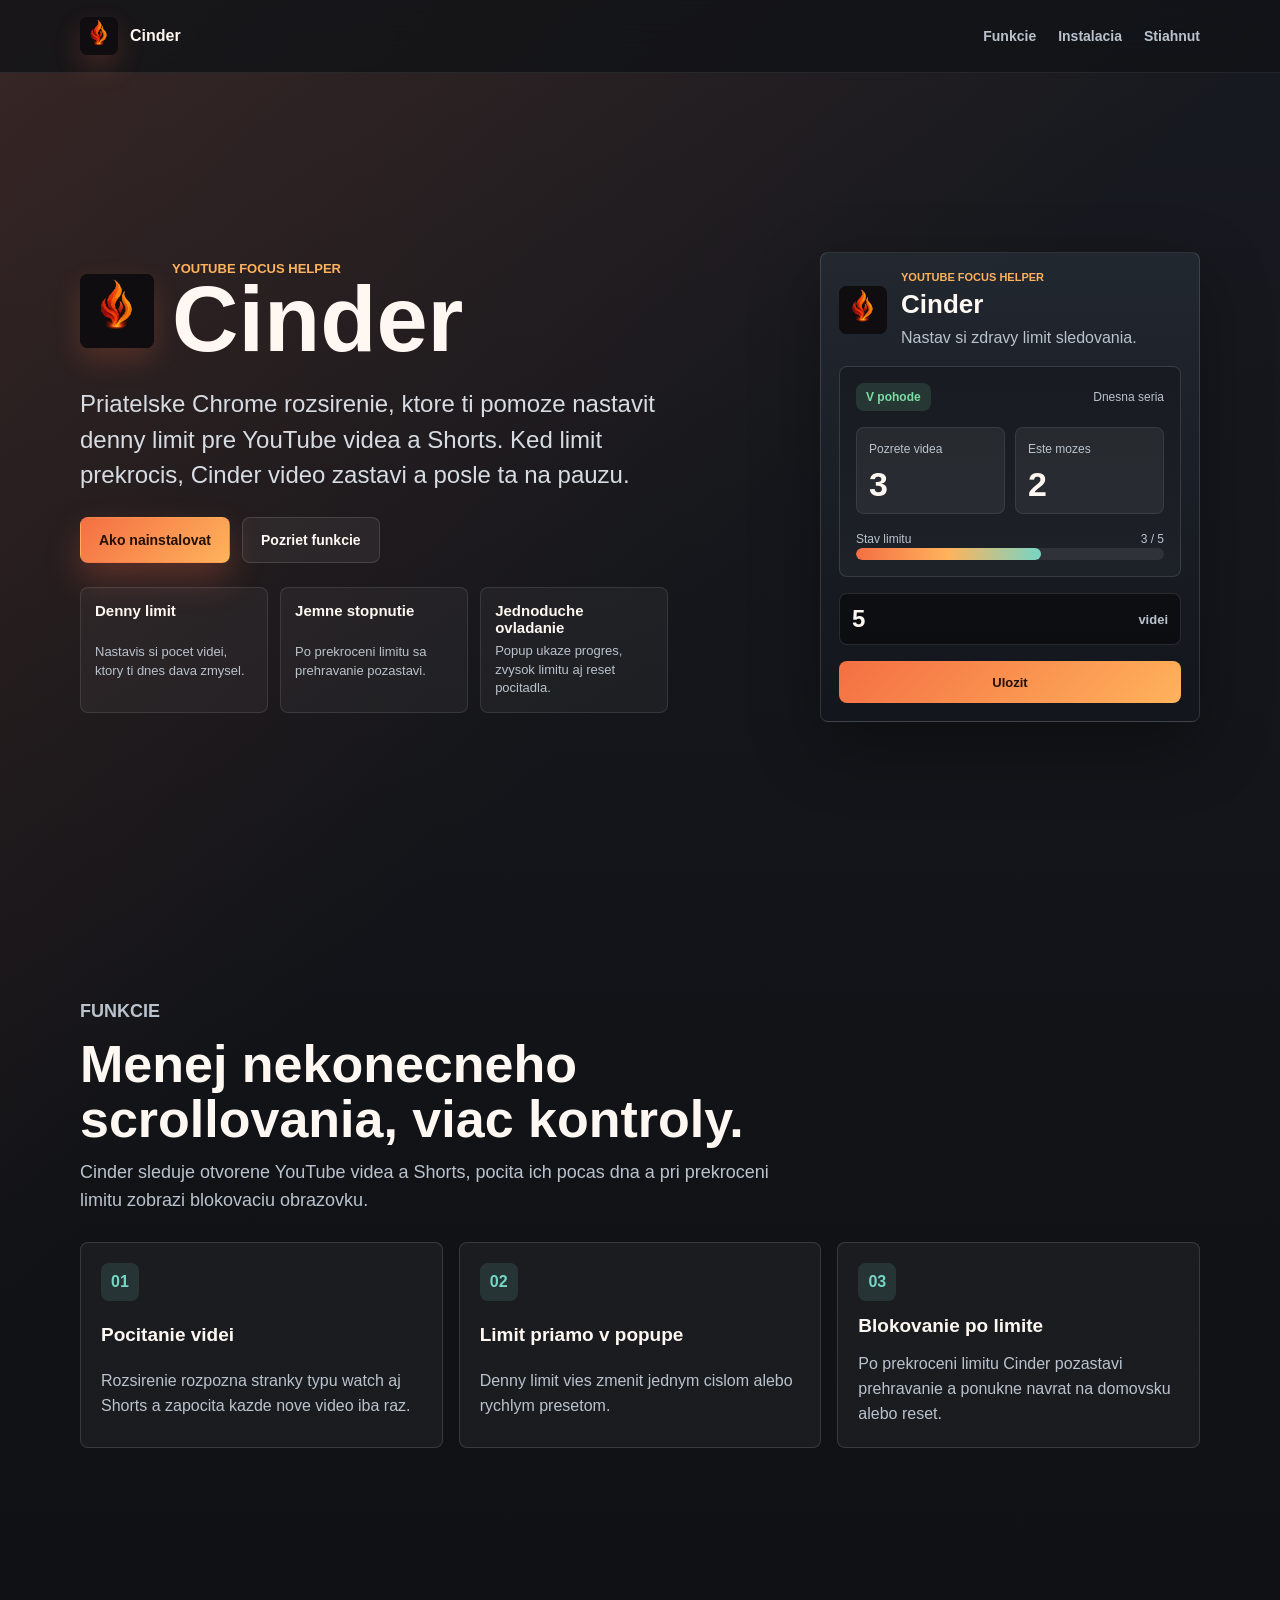
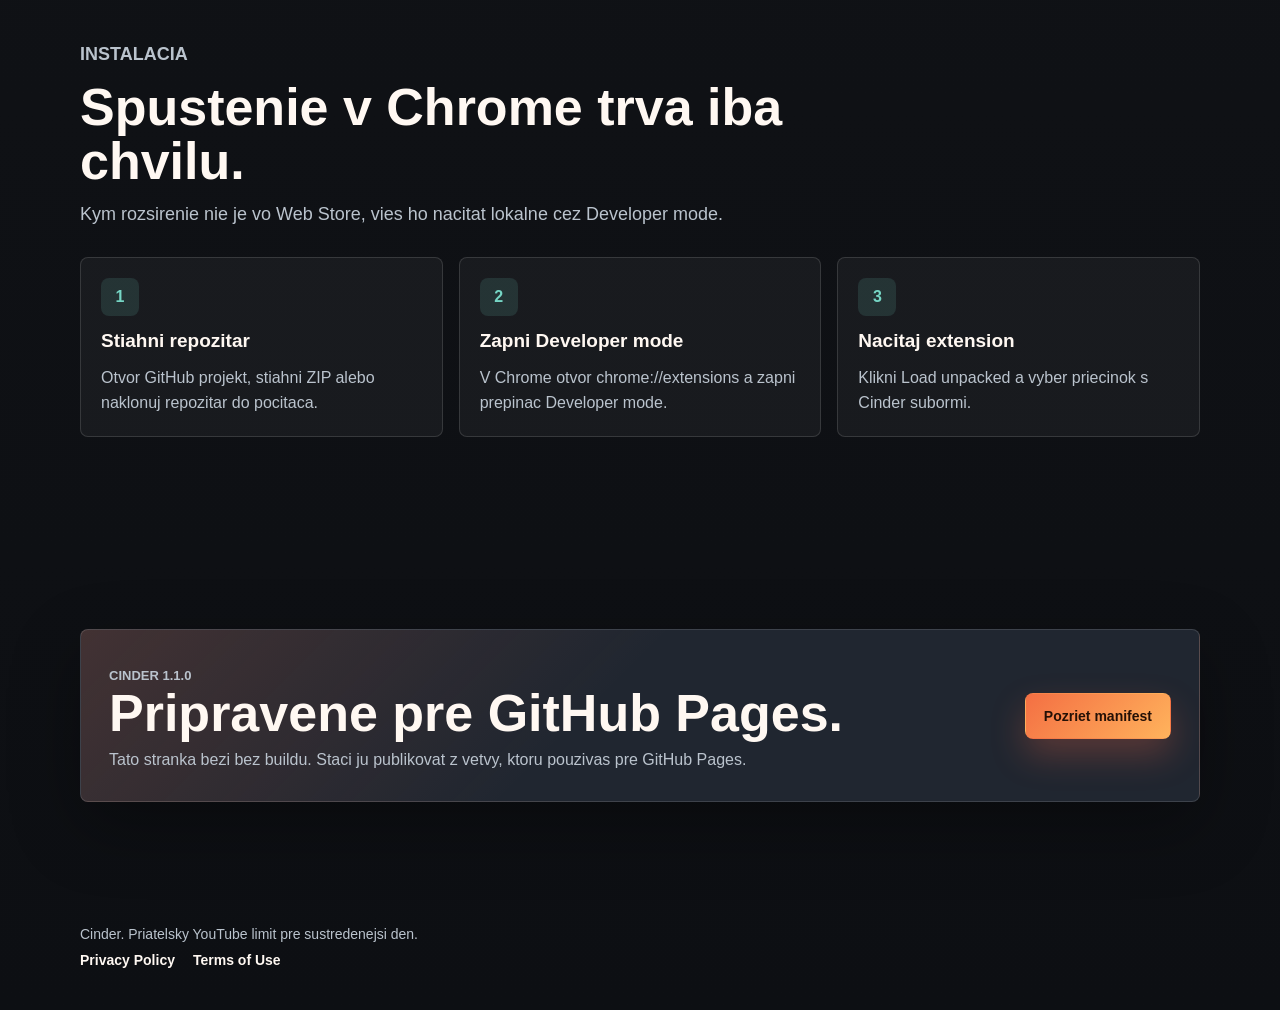
<file: index.html>
<!DOCTYPE html>
<html lang="sk">

<head>
    <meta charset="UTF-8">
    <meta name="viewport" content="width=device-width, initial-scale=1.0">
    <meta name="description"
        content="Cinder je priatelske Chrome rozsirenie, ktore pomaha nastavit denny limit sledovania YouTube videi a Shorts.">
    <title>Cinder | YouTube focus helper</title>
    <link rel="icon" type="image/svg+xml" href="logo.svg">
    <style>
        :root {
            color-scheme: dark;
            --bg: #101216;
            --bg-soft: #171b21;
            --panel: rgba(27, 31, 38, 0.9);
            --panel-strong: #202630;
            --line: rgba(255, 255, 255, 0.13);
            --text: #fff8f2;
            --muted: #bac3cd;
            --accent: #f46f43;
            --accent-strong: #ffb35c;
            --accent-cool: #76d6c5;
            --success: #7bdca4;
            --shadow: 0 24px 70px rgba(0, 0, 0, 0.32);
            font-family: Inter, "Segoe UI", Roboto, Arial, sans-serif;
        }

        * {
            box-sizing: border-box;
        }

        html {
            scroll-behavior: smooth;
        }

        body {
            margin: 0;
            min-width: 320px;
            background:
                linear-gradient(135deg, rgba(244, 111, 67, 0.15), transparent 34%),
                linear-gradient(180deg, #171a20 0%, var(--bg) 48%, #0d0f13 100%);
            color: var(--text);
        }

        a {
            color: inherit;
            text-decoration: none;
        }

        img {
            display: block;
            max-width: 100%;
        }

        .site-shell {
            overflow: hidden;
        }

        .site-header {
            position: sticky;
            top: 0;
            z-index: 10;
            border-bottom: 1px solid rgba(255, 255, 255, 0.08);
            background: rgba(16, 18, 22, 0.78);
            backdrop-filter: blur(16px);
        }

        .nav {
            display: flex;
            align-items: center;
            justify-content: space-between;
            gap: 20px;
            width: min(1120px, calc(100% - 32px));
            min-height: 72px;
            margin: 0 auto;
        }

        .brand {
            display: inline-flex;
            align-items: center;
            gap: 12px;
            font-weight: 800;
        }

        .brand-mark,
        .hero-mark {
            display: grid;
            place-items: center;
            overflow: hidden;
            border-radius: 8px;
            background: #0f0d0f;
            box-shadow: 0 12px 28px rgba(244, 111, 67, 0.2);
        }

        .brand-mark {
            width: 38px;
            height: 38px;
        }

        .nav-links {
            display: flex;
            align-items: center;
            gap: 22px;
            color: var(--muted);
            font-size: 14px;
            font-weight: 700;
        }

        .nav-links a:hover {
            color: var(--text);
        }

        .button {
            display: inline-flex;
            align-items: center;
            justify-content: center;
            gap: 10px;
            min-height: 46px;
            padding: 0 18px;
            border: 1px solid transparent;
            border-radius: 8px;
            font-size: 14px;
            font-weight: 800;
            transition: transform 150ms ease, border-color 150ms ease, background-color 150ms ease;
        }

        .button:hover {
            transform: translateY(-1px);
        }

        .button-primary {
            background: linear-gradient(135deg, var(--accent), var(--accent-strong));
            color: #241006;
            box-shadow: 0 16px 34px rgba(255, 107, 74, 0.26);
        }

        .button-secondary {
            border-color: var(--line);
            background: rgba(255, 255, 255, 0.055);
            color: var(--text);
        }

        .hero {
            display: grid;
            grid-template-columns: minmax(0, 1.02fr) minmax(320px, 0.78fr);
            gap: clamp(32px, 7vw, 82px);
            align-items: center;
            width: min(1120px, calc(100% - 32px));
            min-height: calc(100vh - 72px);
            margin: 0 auto;
            padding: clamp(42px, 8vw, 88px) 0;
        }

        .hero-copy {
            display: grid;
            gap: 24px;
        }

        .hero-title-row {
            display: flex;
            align-items: center;
            gap: 18px;
        }

        .hero-mark {
            width: 74px;
            height: 74px;
            flex: 0 0 74px;
        }

        .eyebrow {
            margin: 0;
            color: var(--accent-strong);
            font-size: 13px;
            font-weight: 800;
            text-transform: uppercase;
        }

        h1,
        h2,
        h3,
        p {
            margin: 0;
        }

        h1 {
            font-size: clamp(48px, 8vw, 92px);
            line-height: 0.94;
            letter-spacing: 0;
        }

        .hero-lead {
            max-width: 690px;
            color: #d6dce2;
            font-size: clamp(18px, 2.1vw, 24px);
            line-height: 1.48;
        }

        .hero-actions {
            display: flex;
            flex-wrap: wrap;
            gap: 12px;
        }

        .hero-points {
            display: grid;
            grid-template-columns: repeat(3, minmax(0, 1fr));
            gap: 12px;
            max-width: 740px;
        }

        .point {
            display: grid;
            gap: 6px;
            min-height: 92px;
            padding: 14px;
            border: 1px solid rgba(255, 255, 255, 0.1);
            border-radius: 8px;
            background: rgba(255, 255, 255, 0.045);
        }

        .point strong {
            font-size: 15px;
        }

        .point span {
            color: var(--muted);
            font-size: 13px;
            line-height: 1.45;
        }

        .product-preview {
            position: relative;
            display: grid;
            gap: 18px;
        }

        .phone-frame {
            display: grid;
            gap: 16px;
            width: min(100%, 380px);
            margin-left: auto;
            padding: 18px;
            border: 1px solid var(--line);
            border-radius: 8px;
            background: linear-gradient(180deg, rgba(35, 40, 49, 0.96), rgba(19, 22, 28, 0.98));
            box-shadow: var(--shadow);
        }

        .preview-hero {
            display: grid;
            grid-template-columns: auto 1fr;
            gap: 14px;
            align-items: center;
        }

        .preview-logo {
            width: 48px;
            height: 48px;
            overflow: hidden;
            border-radius: 8px;
            background: #0f0d0f;
        }

        .preview-copy {
            display: grid;
            gap: 6px;
        }

        .preview-copy span {
            color: var(--accent-strong);
            font-size: 11px;
            font-weight: 800;
            text-transform: uppercase;
        }

        .preview-copy strong {
            font-size: 26px;
        }

        .preview-copy p,
        .preview-label,
        .preview-meta,
        .install-step p,
        .feature p {
            color: var(--muted);
            line-height: 1.55;
        }

        .preview-panel {
            display: grid;
            gap: 16px;
            padding: 16px;
            border: 1px solid var(--line);
            border-radius: 8px;
            background: linear-gradient(180deg, rgba(24, 27, 33, 0.98), rgba(30, 34, 41, 0.98));
        }

        .preview-head,
        .preview-meta {
            display: flex;
            align-items: center;
            justify-content: space-between;
            gap: 12px;
        }

        .pill {
            display: inline-flex;
            align-items: center;
            min-height: 28px;
            padding: 0 10px;
            border-radius: 8px;
            background: rgba(123, 220, 164, 0.14);
            color: var(--success);
            font-size: 12px;
            font-weight: 800;
        }

        .preview-grid {
            display: grid;
            grid-template-columns: repeat(2, minmax(0, 1fr));
            gap: 10px;
        }

        .preview-tile {
            display: grid;
            gap: 8px;
            min-height: 86px;
            padding: 12px;
            border: 1px solid rgba(255, 255, 255, 0.08);
            border-radius: 8px;
            background: rgba(255, 255, 255, 0.06);
        }

        .preview-label,
        .preview-meta {
            font-size: 12px;
        }

        .preview-value {
            font-size: 34px;
            line-height: 1;
        }

        .progress-track {
            height: 12px;
            overflow: hidden;
            border-radius: 999px;
            background: rgba(255, 255, 255, 0.08);
        }

        .progress-fill {
            width: 60%;
            height: 100%;
            border-radius: inherit;
            background: linear-gradient(90deg, var(--accent), var(--accent-strong), var(--accent-cool));
        }

        .limit-control {
            display: grid;
            grid-template-columns: 1fr auto;
            gap: 10px;
            align-items: center;
            min-height: 52px;
            padding: 0 12px;
            border: 1px solid rgba(255, 255, 255, 0.12);
            border-radius: 8px;
            background: rgba(12, 14, 18, 0.92);
            font-size: 24px;
            font-weight: 800;
        }

        .limit-control span {
            color: var(--muted);
            font-size: 13px;
            font-weight: 700;
        }

        .preview-button {
            display: grid;
            place-items: center;
            min-height: 42px;
            border-radius: 8px;
            background: linear-gradient(135deg, var(--accent), var(--accent-strong));
            color: #241006;
            font-size: 13px;
            font-weight: 900;
        }

        .section {
            width: min(1120px, calc(100% - 32px));
            margin: 0 auto;
            padding: clamp(52px, 8vw, 96px) 0;
        }

        .section-head {
            display: grid;
            gap: 12px;
            max-width: 710px;
            margin-bottom: 28px;
        }

        h2 {
            font-size: clamp(30px, 5vw, 52px);
            line-height: 1.04;
            letter-spacing: 0;
        }

        .section-head p {
            color: var(--muted);
            font-size: 18px;
            line-height: 1.58;
        }

        .features {
            display: grid;
            grid-template-columns: repeat(3, minmax(0, 1fr));
            gap: 16px;
        }

        .feature,
        .install-step {
            display: grid;
            gap: 14px;
            padding: 20px;
            border: 1px solid var(--line);
            border-radius: 8px;
            background: rgba(255, 255, 255, 0.045);
        }

        .feature-icon,
        .step-number {
            display: grid;
            place-items: center;
            width: 38px;
            height: 38px;
            border-radius: 8px;
            background: rgba(118, 214, 197, 0.13);
            color: var(--accent-cool);
            font-weight: 900;
        }

        .feature h3,
        .install-step h3 {
            font-size: 19px;
            line-height: 1.2;
        }

        .install-grid {
            display: grid;
            grid-template-columns: repeat(3, minmax(0, 1fr));
            gap: 16px;
        }

        .cta-band {
            display: grid;
            grid-template-columns: 1fr auto;
            gap: 24px;
            align-items: center;
            padding: 28px;
            border: 1px solid var(--line);
            border-radius: 8px;
            background:
                linear-gradient(135deg, rgba(244, 111, 67, 0.16), transparent 46%),
                var(--panel-strong);
            box-shadow: var(--shadow);
        }

        .cta-band p {
            margin-top: 8px;
            color: var(--muted);
            line-height: 1.55;
        }

        .site-footer {
            width: min(1120px, calc(100% - 32px));
            margin: 0 auto;
            padding: 28px 0 42px;
            color: var(--muted);
            font-size: 14px;
        }

        .site-footer a {
            color: var(--text);
            font-weight: 700;
        }

        .site-footer a:hover {
            color: var(--accent-strong);
        }

        .site-footer-links {
            display: flex;
            flex-wrap: wrap;
            gap: 14px 18px;
            margin-top: 10px;
        }

        @media (max-width: 860px) {
            .nav {
                min-height: 64px;
            }

            .nav-links {
                display: none;
            }

            .hero {
                grid-template-columns: 1fr;
                min-height: auto;
            }

            .phone-frame {
                margin: 0;
            }

            .hero-points,
            .features,
            .install-grid,
            .cta-band {
                grid-template-columns: 1fr;
            }

            .cta-band {
                align-items: stretch;
            }
        }

        @media (max-width: 520px) {
            .hero-title-row {
                align-items: flex-start;
                flex-direction: column;
            }

            .hero-mark {
                width: 62px;
                height: 62px;
                flex-basis: 62px;
            }

            .hero-actions {
                display: grid;
            }

            .button {
                width: 100%;
            }

            .preview-grid {
                grid-template-columns: 1fr;
            }
        }
    </style>
</head>

<body>
    <div class="site-shell">
        <header class="site-header">
            <nav class="nav" aria-label="Hlavna navigacia">
                <a class="brand" href="#top" aria-label="Cinder domov">
                    <span class="brand-mark" aria-hidden="true">
                        <img src="logo.svg" alt="">
                    </span>
                    <span>Cinder</span>
                </a>

                <div class="nav-links">
                    <a href="#funkcie">Funkcie</a>
                    <a href="#instalacia">Instalacia</a>
                    <a href="#stiahnut">Stiahnut</a>
                </div>
            </nav>
        </header>

        <main id="top">
            <section class="hero" aria-labelledby="hero-title">
                <div class="hero-copy">
                    <div class="hero-title-row">
                        <span class="hero-mark" aria-hidden="true">
                            <img src="logo.svg" alt="">
                        </span>

                        <div>
                            <p class="eyebrow">YouTube focus helper</p>
                            <h1 id="hero-title">Cinder</h1>
                        </div>
                    </div>

                    <p class="hero-lead">
                        Priatelske Chrome rozsirenie, ktore ti pomoze nastavit denny limit pre YouTube videa a Shorts.
                        Ked limit prekrocis, Cinder video zastavi a posle ta na pauzu.
                    </p>

                    <div class="hero-actions" aria-label="Rychle odkazy">
                        <a class="button button-primary" href="#instalacia">Ako nainstalovat</a>
                        <a class="button button-secondary" href="#funkcie">Pozriet funkcie</a>
                    </div>

                    <div class="hero-points" aria-label="Hlavne vyhody">
                        <div class="point">
                            <strong>Denny limit</strong>
                            <span>Nastavis si pocet videi, ktory ti dnes dava zmysel.</span>
                        </div>
                        <div class="point">
                            <strong>Jemne stopnutie</strong>
                            <span>Po prekroceni limitu sa prehravanie pozastavi.</span>
                        </div>
                        <div class="point">
                            <strong>Jednoduche ovladanie</strong>
                            <span>Popup ukaze progres, zvysok limitu aj reset pocitadla.</span>
                        </div>
                    </div>
                </div>

                <aside class="product-preview" aria-label="Ukazka rozsirenia">
                    <div class="phone-frame">
                        <div class="preview-hero">
                            <div class="preview-logo" aria-hidden="true">
                                <img src="logo.svg" alt="">
                            </div>

                            <div class="preview-copy">
                                <span>YouTube focus helper</span>
                                <strong>Cinder</strong>
                                <p>Nastav si zdravy limit sledovania.</p>
                            </div>
                        </div>

                        <div class="preview-panel">
                            <div class="preview-head">
                                <span class="pill">V pohode</span>
                                <span class="preview-label">Dnesna seria</span>
                            </div>

                            <div class="preview-grid">
                                <div class="preview-tile">
                                    <span class="preview-label">Pozrete videa</span>
                                    <strong class="preview-value">3</strong>
                                </div>

                                <div class="preview-tile">
                                    <span class="preview-label">Este mozes</span>
                                    <strong class="preview-value">2</strong>
                                </div>
                            </div>

                            <div>
                                <div class="preview-meta">
                                    <span>Stav limitu</span>
                                    <span>3 / 5</span>
                                </div>
                                <div class="progress-track" aria-hidden="true">
                                    <div class="progress-fill"></div>
                                </div>
                            </div>
                        </div>

                        <div class="limit-control" aria-label="Denny limit videi">
                            <strong>5</strong>
                            <span>videi</span>
                        </div>

                        <div class="preview-button">Ulozit</div>
                    </div>
                </aside>
            </section>

            <section id="funkcie" class="section" aria-labelledby="features-title">
                <div class="section-head">
                    <p class="eyebrow">Funkcie</p>
                    <h2 id="features-title">Menej nekonecneho scrollovania, viac kontroly.</h2>
                    <p>
                        Cinder sleduje otvorene YouTube videa a Shorts, pocita ich pocas dna a pri prekroceni limitu
                        zobrazi blokovaciu obrazovku.
                    </p>
                </div>

                <div class="features">
                    <article class="feature">
                        <span class="feature-icon" aria-hidden="true">01</span>
                        <h3>Pocitanie videi</h3>
                        <p>Rozsirenie rozpozna stranky typu watch aj Shorts a zapocita kazde nove video iba raz.</p>
                    </article>

                    <article class="feature">
                        <span class="feature-icon" aria-hidden="true">02</span>
                        <h3>Limit priamo v popupe</h3>
                        <p>Denny limit vies zmenit jednym cislom alebo rychlym presetom.</p>
                    </article>

                    <article class="feature">
                        <span class="feature-icon" aria-hidden="true">03</span>
                        <h3>Blokovanie po limite</h3>
                        <p>Po prekroceni limitu Cinder pozastavi prehravanie a ponukne navrat na domovsku alebo reset.
                        </p>
                    </article>
                </div>
            </section>

            <section id="instalacia" class="section" aria-labelledby="install-title">
                <div class="section-head">
                    <p class="eyebrow">Instalacia</p>
                    <h2 id="install-title">Spustenie v Chrome trva iba chvilu.</h2>
                    <p>
                        Kym rozsirenie nie je vo Web Store, vies ho nacitat lokalne cez Developer mode.
                    </p>
                </div>

                <div class="install-grid">
                    <article class="install-step">
                        <span class="step-number">1</span>
                        <h3>Stiahni repozitar</h3>
                        <p>Otvor GitHub projekt, stiahni ZIP alebo naklonuj repozitar do pocitaca.</p>
                    </article>

                    <article class="install-step">
                        <span class="step-number">2</span>
                        <h3>Zapni Developer mode</h3>
                        <p>V Chrome otvor chrome://extensions a zapni prepinac Developer mode.</p>
                    </article>

                    <article class="install-step">
                        <span class="step-number">3</span>
                        <h3>Nacitaj extension</h3>
                        <p>Klikni Load unpacked a vyber priecinok s Cinder subormi.</p>
                    </article>
                </div>
            </section>

            <section id="stiahnut" class="section" aria-labelledby="download-title">
                <div class="cta-band">
                    <div>
                        <p class="eyebrow">Cinder 1.1.0</p>
                        <h2 id="download-title">Pripravene pre GitHub Pages.</h2>
                        <p>
                            Tato stranka bezi bez buildu. Staci ju publikovat z vetvy, ktoru pouzivas pre GitHub Pages.
                        </p>
                    </div>

                    <a class="button button-primary" href="manifest.json">Pozriet manifest</a>
                </div>
            </section>
        </main>

        <footer class="site-footer">
            <span>Cinder. Priatelsky YouTube limit pre sustredenejsi den.</span>
            <div class="site-footer-links" aria-label="Pravne odkazy">
                <a href="privacy-policy.html">Privacy Policy</a>
                <a href="terms-of-use.html">Terms of Use</a>
            </div>
        </footer>
    </div>
</body>

</html>
</file>
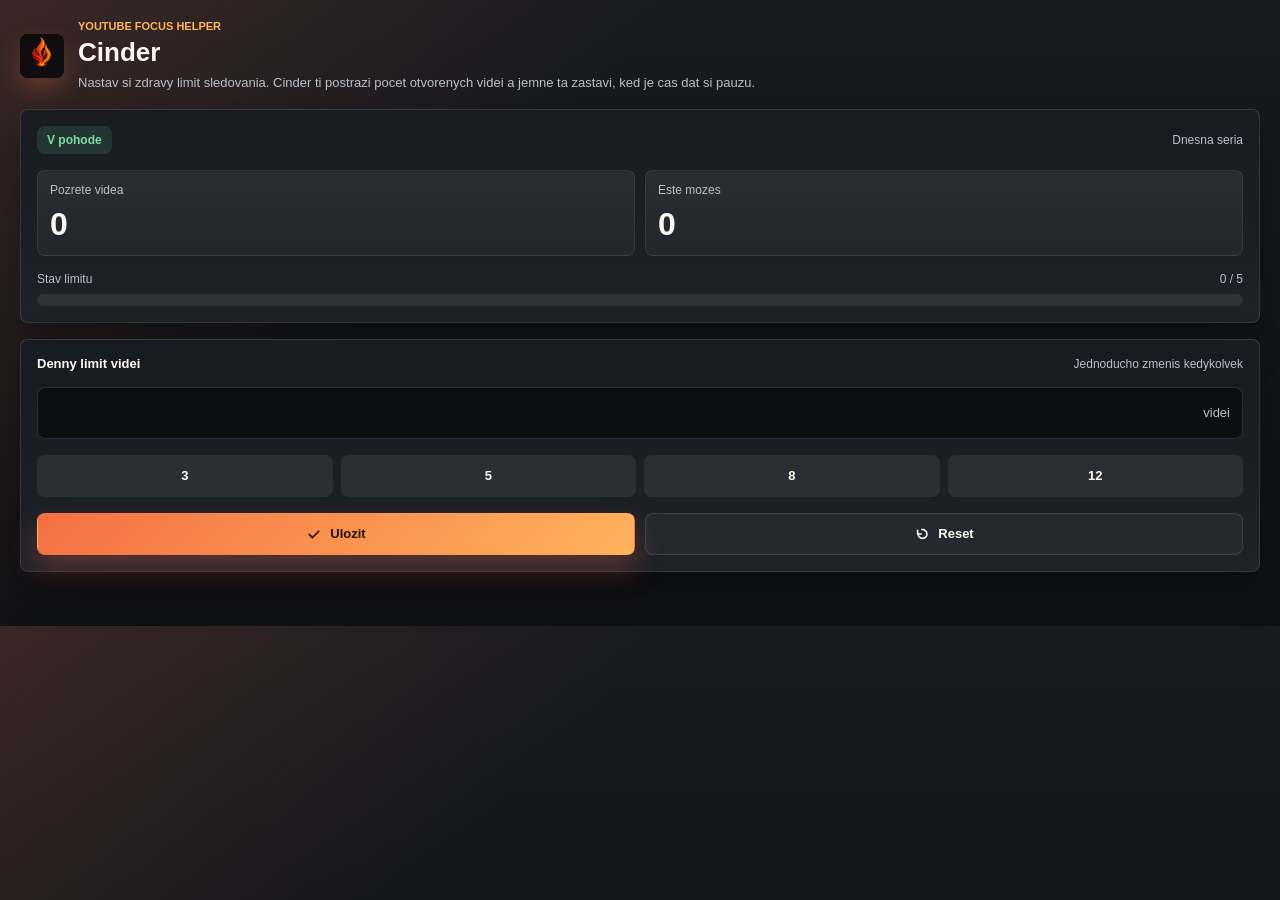
<file: popup.html>
<!DOCTYPE html>
<html lang="sk">
<head>
    <meta charset="UTF-8">
    <meta name="viewport" content="width=device-width, initial-scale=1.0">
    <title>Cinder</title>
    <link rel="icon" type="image/svg+xml" href="logo.svg">
    <link rel="stylesheet" href="styles.css">
</head>
<body>
    <main class="popup-app">
        <section class="hero">
            <div class="hero-brand" aria-hidden="true">
                <img src="logo.svg" alt="" class="hero-brand-icon">
            </div>

            <div class="hero-copy">
                <p class="eyebrow">YouTube focus helper</p>
                <h1>Cinder</h1>
                <p class="hero-text">
                    Nastav si zdravy limit sledovania. Cinder ti postrazi pocet otvorenych videi
                    a jemne ta zastavi, ked je cas dat si pauzu.
                </p>
            </div>
        </section>

        <section class="overview">
            <div class="overview-head">
                <span id="state-pill" class="state-pill">V pohode</span>
                <span id="session-caption" class="session-caption">Dnesna seria</span>
            </div>

            <div class="metric-grid">
                <article class="metric-tile">
                    <span class="metric-label">Pozrete videa</span>
                    <strong id="watched-count" class="metric-value">0</strong>
                </article>

                <article class="metric-tile">
                    <span class="metric-label">Este mozes</span>
                    <strong id="remaining-count" class="metric-value">0</strong>
                </article>
            </div>

            <div class="progress-group">
                <div class="progress-meta">
                    <span>Stav limitu</span>
                    <span id="progress-text">0 / 5</span>
                </div>

                <div class="progress-track" aria-hidden="true">
                    <div id="progress-fill" class="progress-fill"></div>
                </div>
            </div>
        </section>

        <form id="settings-form" class="settings-form">
            <div class="field-head">
                <label for="video-limit">Denny limit videi</label>
                <span class="field-hint">Jednoducho zmenis kedykolvek</span>
            </div>

            <div class="input-shell">
                <input id="video-limit" name="video-limit" type="number" min="1" step="1" required inputmode="numeric">
                <span class="input-suffix">videi</span>
            </div>

            <div class="preset-group" role="group" aria-label="Rychle nastavenia">
                <button type="button" class="preset-button" data-limit="3">3</button>
                <button type="button" class="preset-button" data-limit="5">5</button>
                <button type="button" class="preset-button" data-limit="8">8</button>
                <button type="button" class="preset-button" data-limit="12">12</button>
            </div>

            <div class="actions">
                <button type="submit" class="primary-button">
                    <svg viewBox="0 0 20 20" aria-hidden="true">
                        <path d="M4 10.5L8 14.5L16 6.5" fill="none" stroke="currentColor" stroke-linecap="round" stroke-linejoin="round" stroke-width="2"></path>
                    </svg>
                    <span>Ulozit</span>
                </button>

                <button type="button" id="reset-count" class="secondary-button">
                    <svg viewBox="0 0 20 20" aria-hidden="true">
                        <path d="M4.5 5.5V10H9" fill="none" stroke="currentColor" stroke-linecap="round" stroke-linejoin="round" stroke-width="2"></path>
                        <path d="M5.2 10A5.5 5.5 0 1 0 10 4.5" fill="none" stroke="currentColor" stroke-linecap="round" stroke-linejoin="round" stroke-width="2"></path>
                    </svg>
                    <span>Reset</span>
                </button>
            </div>
        </form>

        <p id="status" class="status-text" aria-live="polite"></p>
    </main>

    <script src="popup.js"></script>
</body>
</html>
</file>
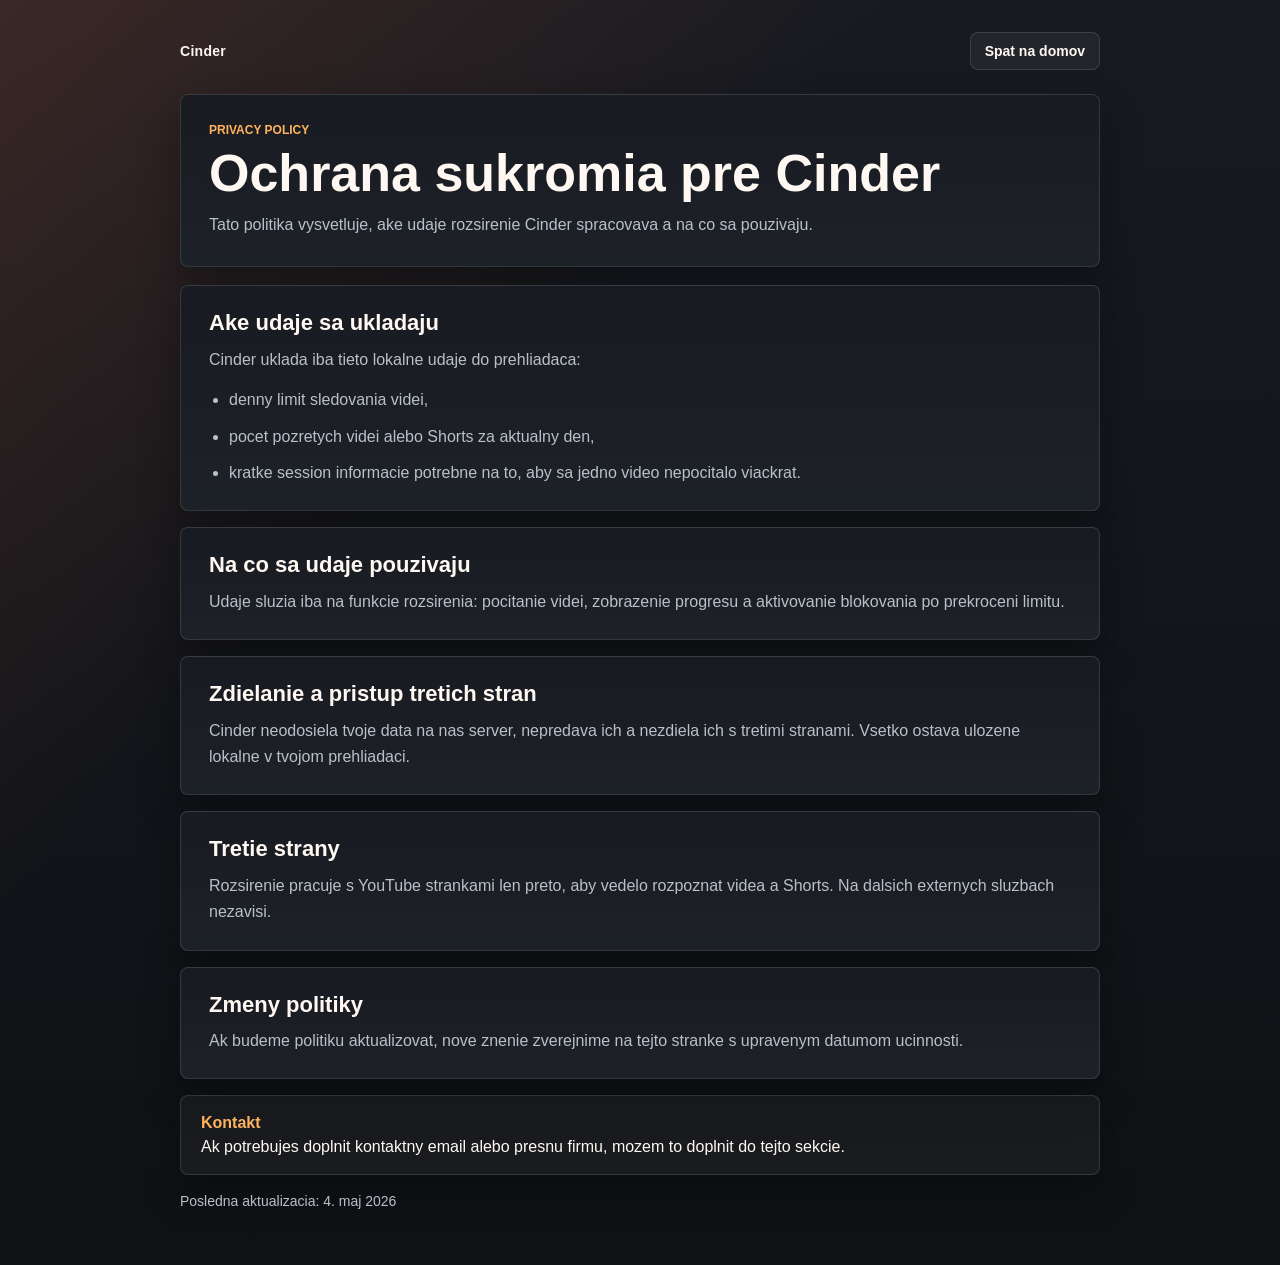
<file: privacy-policy.html>
<!DOCTYPE html>
<html lang="sk">

<head>
    <meta charset="UTF-8">
    <meta name="viewport" content="width=device-width, initial-scale=1.0">
    <title>Cinder | Privacy Policy</title>
    <style>
        :root {
            color-scheme: dark;
            --bg: #111317;
            --panel: rgba(24, 27, 33, 0.98);
            --panel-strong: rgba(30, 34, 41, 0.98);
            --line: rgba(255, 255, 255, 0.12);
            --text: #fff8f2;
            --muted: #b9c0c8;
            --accent: #f46f43;
            --accent-strong: #ffb35c;
            --accent-cool: #76d6c5;
            --shadow: 0 18px 42px rgba(0, 0, 0, 0.32);
            font-family: Inter, "Segoe UI", Roboto, Arial, sans-serif;
        }

        * {
            box-sizing: border-box;
        }

        body {
            margin: 0;
            background:
                linear-gradient(135deg, rgba(244, 111, 67, 0.16), transparent 36%),
                linear-gradient(180deg, #171a20 0%, #0f1115 100%);
            color: var(--text);
        }

        a {
            color: inherit;
            text-decoration: none;
        }

        .page {
            width: min(920px, calc(100% - 32px));
            margin: 0 auto;
            padding: 32px 0 56px;
        }

        .topbar {
            display: flex;
            justify-content: space-between;
            gap: 16px;
            align-items: center;
            margin-bottom: 24px;
        }

        .brand {
            font-size: 14px;
            font-weight: 800;
            letter-spacing: 0.02em;
        }

        .back-link {
            padding: 10px 14px;
            border: 1px solid var(--line);
            border-radius: 8px;
            background: rgba(255, 255, 255, 0.05);
            font-size: 14px;
            font-weight: 700;
        }

        .hero,
        .content-card,
        .notice {
            border: 1px solid var(--line);
            border-radius: 8px;
            background: linear-gradient(180deg, var(--panel) 0%, var(--panel-strong) 100%);
            box-shadow: var(--shadow);
        }

        .hero {
            padding: 28px;
            margin-bottom: 18px;
        }

        .eyebrow {
            margin: 0 0 10px;
            color: var(--accent-strong);
            font-size: 12px;
            font-weight: 800;
            text-transform: uppercase;
        }

        h1,
        h2,
        p {
            margin: 0;
        }

        h1 {
            font-size: clamp(32px, 5vw, 52px);
            line-height: 1.02;
            margin-bottom: 12px;
        }

        .lead,
        .content-card p,
        li {
            color: var(--muted);
            line-height: 1.65;
        }

        .stack {
            display: grid;
            gap: 16px;
        }

        .content-card {
            padding: 24px 28px;
        }

        .content-card h2 {
            margin-bottom: 10px;
            font-size: 22px;
            line-height: 1.2;
        }

        ul {
            margin: 14px 0 0;
            padding-left: 20px;
        }

        li+li {
            margin-top: 10px;
        }

        .notice {
            padding: 18px 20px;
            background: rgba(255, 255, 255, 0.04);
        }

        .notice strong {
            display: block;
            margin-bottom: 6px;
            color: var(--accent-strong);
        }

        .footer {
            margin-top: 18px;
            color: var(--muted);
            font-size: 14px;
        }

        @media (max-width: 560px) {
            .topbar {
                flex-direction: column;
                align-items: flex-start;
            }

            .hero,
            .content-card {
                padding: 20px;
            }
        }
    </style>
</head>

<body>
    <main class="page">
        <div class="topbar">
            <a class="brand" href="index.html">Cinder</a>
            <a class="back-link" href="index.html">Spat na domov</a>
        </div>

        <section class="hero">
            <p class="eyebrow">Privacy Policy</p>
            <h1>Ochrana sukromia pre Cinder</h1>
            <p class="lead">
                Tato politika vysvetluje, ake udaje rozsirenie Cinder spracovava a na co sa pouzivaju.
            </p>
        </section>

        <div class="stack">
            <section class="content-card">
                <h2>Ake udaje sa ukladaju</h2>
                <p>Cinder uklada iba tieto lokalne udaje do prehliadaca:</p>
                <ul>
                    <li>denny limit sledovania videi,</li>
                    <li>pocet pozretych videi alebo Shorts za aktualny den,</li>
                    <li>kratke session informacie potrebne na to, aby sa jedno video nepocitalo viackrat.</li>
                </ul>
            </section>

            <section class="content-card">
                <h2>Na co sa udaje pouzivaju</h2>
                <p>
                    Udaje sluzia iba na funkcie rozsirenia: pocitanie videi, zobrazenie progresu a aktivovanie
                    blokovania po prekroceni limitu.
                </p>
            </section>

            <section class="content-card">
                <h2>Zdielanie a pristup tretich stran</h2>
                <p>
                    Cinder neodosiela tvoje data na nas server, nepredava ich a nezdiela ich s tretimi stranami.
                    Vsetko ostava ulozene lokalne v tvojom prehliadaci.
                </p>
            </section>

            <section class="content-card">
                <h2>Tretie strany</h2>
                <p>
                    Rozsirenie pracuje s YouTube strankami len preto, aby vedelo rozpoznat videa a Shorts.
                    Na dalsich externych sluzbach nezavisi.
                </p>
            </section>

            <section class="content-card">
                <h2>Zmeny politiky</h2>
                <p>
                    Ak budeme politiku aktualizovat, nove znenie zverejnime na tejto stranke s upravenym datumom
                    ucinnosti.
                </p>
            </section>

            <div class="notice">
                <strong>Kontakt</strong>
                <p>Ak potrebujes doplnit kontaktny email alebo presnu firmu, mozem to doplnit do tejto sekcie.</p>
            </div>
        </div>

        <p class="footer">Posledna aktualizacia: 4. maj 2026</p>
    </main>
</body>

</html>
</file>
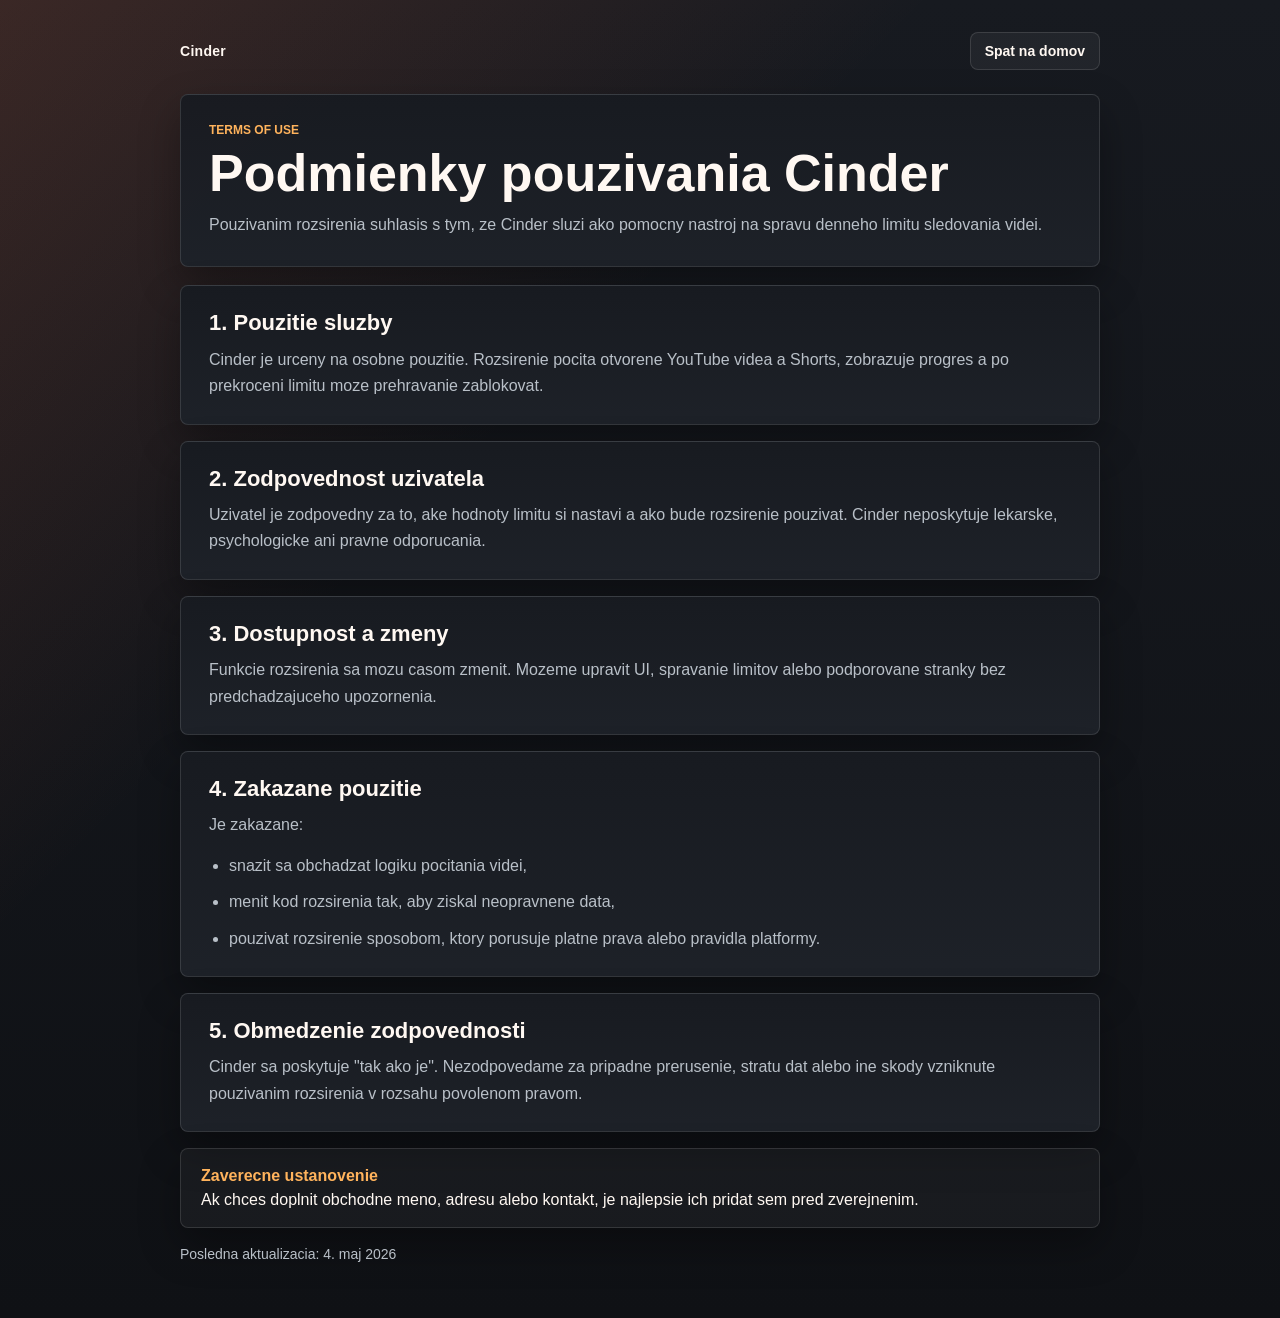
<file: terms-of-use.html>
<!DOCTYPE html>
<html lang="sk">
<head>
    <meta charset="UTF-8">
    <meta name="viewport" content="width=device-width, initial-scale=1.0">
    <title>Cinder | Terms of Use</title>
    <style>
        :root {
            color-scheme: dark;
            --bg: #111317;
            --panel: rgba(24, 27, 33, 0.98);
            --panel-strong: rgba(30, 34, 41, 0.98);
            --line: rgba(255, 255, 255, 0.12);
            --text: #fff8f2;
            --muted: #b9c0c8;
            --accent: #f46f43;
            --accent-strong: #ffb35c;
            --shadow: 0 18px 42px rgba(0, 0, 0, 0.32);
            font-family: Inter, "Segoe UI", Roboto, Arial, sans-serif;
        }

        * {
            box-sizing: border-box;
        }

        body {
            margin: 0;
            background:
                linear-gradient(135deg, rgba(244, 111, 67, 0.16), transparent 36%),
                linear-gradient(180deg, #171a20 0%, #0f1115 100%);
            color: var(--text);
        }

        a {
            color: inherit;
            text-decoration: none;
        }

        .page {
            width: min(920px, calc(100% - 32px));
            margin: 0 auto;
            padding: 32px 0 56px;
        }

        .topbar {
            display: flex;
            justify-content: space-between;
            gap: 16px;
            align-items: center;
            margin-bottom: 24px;
        }

        .brand {
            font-size: 14px;
            font-weight: 800;
            letter-spacing: 0.02em;
        }

        .back-link {
            padding: 10px 14px;
            border: 1px solid var(--line);
            border-radius: 8px;
            background: rgba(255, 255, 255, 0.05);
            font-size: 14px;
            font-weight: 700;
        }

        .hero,
        .content-card,
        .notice {
            border: 1px solid var(--line);
            border-radius: 8px;
            background: linear-gradient(180deg, var(--panel) 0%, var(--panel-strong) 100%);
            box-shadow: var(--shadow);
        }

        .hero {
            padding: 28px;
            margin-bottom: 18px;
        }

        .eyebrow {
            margin: 0 0 10px;
            color: var(--accent-strong);
            font-size: 12px;
            font-weight: 800;
            text-transform: uppercase;
        }

        h1,
        h2,
        p {
            margin: 0;
        }

        h1 {
            font-size: clamp(32px, 5vw, 52px);
            line-height: 1.02;
            margin-bottom: 12px;
        }

        .lead,
        .content-card p,
        li {
            color: var(--muted);
            line-height: 1.65;
        }

        .stack {
            display: grid;
            gap: 16px;
        }

        .content-card {
            padding: 24px 28px;
        }

        .content-card h2 {
            margin-bottom: 10px;
            font-size: 22px;
            line-height: 1.2;
        }

        ul {
            margin: 14px 0 0;
            padding-left: 20px;
        }

        li + li {
            margin-top: 10px;
        }

        .notice {
            padding: 18px 20px;
            background: rgba(255, 255, 255, 0.04);
        }

        .notice strong {
            display: block;
            margin-bottom: 6px;
            color: var(--accent-strong);
        }

        .footer {
            margin-top: 18px;
            color: var(--muted);
            font-size: 14px;
        }

        @media (max-width: 560px) {
            .topbar {
                flex-direction: column;
                align-items: flex-start;
            }

            .hero,
            .content-card {
                padding: 20px;
            }
        }
    </style>
</head>
<body>
    <main class="page">
        <div class="topbar">
            <a class="brand" href="index.html">Cinder</a>
            <a class="back-link" href="index.html">Spat na domov</a>
        </div>

        <section class="hero">
            <p class="eyebrow">Terms of Use</p>
            <h1>Podmienky pouzivania Cinder</h1>
            <p class="lead">
                Pouzivanim rozsirenia suhlasis s tym, ze Cinder sluzi ako pomocny nastroj na spravu denneho
                limitu sledovania videi.
            </p>
        </section>

        <div class="stack">
            <section class="content-card">
                <h2>1. Pouzitie sluzby</h2>
                <p>
                    Cinder je urceny na osobne pouzitie. Rozsirenie pocita otvorene YouTube videa a Shorts, zobrazuje
                    progres a po prekroceni limitu moze prehravanie zablokovat.
                </p>
            </section>

            <section class="content-card">
                <h2>2. Zodpovednost uzivatela</h2>
                <p>
                    Uzivatel je zodpovedny za to, ake hodnoty limitu si nastavi a ako bude rozsirenie pouzivat.
                    Cinder neposkytuje lekarske, psychologicke ani pravne odporucania.
                </p>
            </section>

            <section class="content-card">
                <h2>3. Dostupnost a zmeny</h2>
                <p>
                    Funkcie rozsirenia sa mozu casom zmenit. Mozeme upravit UI, spravanie limitov alebo podporovane
                    stranky bez predchadzajuceho upozornenia.
                </p>
            </section>

            <section class="content-card">
                <h2>4. Zakazane pouzitie</h2>
                <p>Je zakazane:</p>
                <ul>
                    <li>snazit sa obchadzat logiku pocitania videi,</li>
                    <li>menit kod rozsirenia tak, aby ziskal neopravnene data,</li>
                    <li>pouzivat rozsirenie sposobom, ktory porusuje platne prava alebo pravidla platformy.</li>
                </ul>
            </section>

            <section class="content-card">
                <h2>5. Obmedzenie zodpovednosti</h2>
                <p>
                    Cinder sa poskytuje "tak ako je". Nezodpovedame za pripadne prerusenie, stratu dat alebo ine
                    skody vzniknute pouzivanim rozsirenia v rozsahu povolenom pravom.
                </p>
            </section>

            <div class="notice">
                <strong>Zaverecne ustanovenie</strong>
                <p>
                    Ak chces doplnit obchodne meno, adresu alebo kontakt, je najlepsie ich pridat sem pred zverejnenim.
                </p>
            </div>
        </div>

        <p class="footer">Posledna aktualizacia: 4. maj 2026</p>
    </main>
</body>
</html>
</file>
<file: styles.css>
:root {
    color-scheme: dark;
    --bg: #111317;
    --panel: rgba(24, 27, 33, 0.98);
    --panel-strong: rgba(30, 34, 41, 0.98);
    --panel-soft: rgba(255, 255, 255, 0.075);
    --line: rgba(255, 255, 255, 0.12);
    --text: #fff8f2;
    --muted: #b9c0c8;
    --accent: #f46f43;
    --accent-strong: #ffb35c;
    --accent-cool: #76d6c5;
    --success: #7bdca4;
    --warning: #ffd166;
    --danger: #ff7f7f;
    --shadow: 0 18px 42px rgba(0, 0, 0, 0.32);
    font-family: Inter, "Segoe UI", Roboto, Arial, sans-serif;
}

* {
    box-sizing: border-box;
}

body {
    margin: 0;
    min-width: 360px;
    background:
        linear-gradient(135deg, rgba(244, 111, 67, 0.16), transparent 36%),
        linear-gradient(180deg, #171a20 0%, #0f1115 100%);
    color: var(--text);
}

.popup-app {
    display: grid;
    gap: 16px;
    padding: 20px;
}

.hero {
    display: grid;
    grid-template-columns: auto 1fr;
    gap: 14px;
    align-items: center;
}

.hero-brand {
    display: grid;
    place-items: center;
    width: 44px;
    height: 44px;
    border-radius: 8px;
    overflow: hidden;
    background: #0f0d0f;
    box-shadow: 0 12px 24px rgba(244, 111, 67, 0.25);
}

.hero-brand-icon {
    width: 100%;
    height: 100%;
    object-fit: cover;
}

.hero-copy {
    display: grid;
    gap: 6px;
}

.eyebrow {
    margin: 0;
    color: var(--accent-strong);
    font-size: 11px;
    font-weight: 700;
    text-transform: uppercase;
}

h1 {
    margin: 0;
    font-size: 26px;
    line-height: 1.1;
}

.hero-text {
    margin: 0;
    color: var(--muted);
    font-size: 13px;
    line-height: 1.55;
}

.overview,
.settings-form {
    display: grid;
    gap: 16px;
    padding: 16px;
    border: 1px solid var(--line);
    border-radius: 8px;
    background: linear-gradient(180deg, var(--panel) 0%, var(--panel-strong) 100%);
    box-shadow: var(--shadow);
}

.overview-head {
    display: flex;
    align-items: center;
    justify-content: space-between;
    gap: 12px;
}

.state-pill {
    display: inline-flex;
    align-items: center;
    min-height: 28px;
    padding: 0 10px;
    border-radius: 8px;
    background: rgba(103, 210, 143, 0.14);
    color: var(--success);
    font-size: 12px;
    font-weight: 700;
}

.state-pill[data-state="warning"] {
    background: rgba(248, 184, 78, 0.14);
    color: var(--warning);
}

.state-pill[data-state="danger"] {
    background: rgba(255, 116, 116, 0.14);
    color: var(--danger);
}

.session-caption {
    color: var(--muted);
    font-size: 12px;
    text-align: right;
}

.metric-grid {
    display: grid;
    grid-template-columns: repeat(2, minmax(0, 1fr));
    gap: 10px;
}

.metric-tile {
    display: grid;
    gap: 8px;
    min-height: 86px;
    padding: 12px;
    border: 1px solid rgba(255, 255, 255, 0.08);
    border-radius: 8px;
    background: linear-gradient(180deg, var(--panel-soft), rgba(255, 255, 255, 0.035));
}

.metric-label {
    color: var(--muted);
    font-size: 12px;
}

.metric-value {
    font-size: 32px;
    line-height: 1;
}

.progress-group {
    display: grid;
    gap: 8px;
}

.progress-meta {
    display: flex;
    justify-content: space-between;
    gap: 12px;
    color: var(--muted);
    font-size: 12px;
}

.progress-track {
    overflow: hidden;
    height: 12px;
    border-radius: 999px;
    background: rgba(255, 255, 255, 0.08);
}

.progress-fill {
    width: 0;
    height: 100%;
    border-radius: inherit;
    background: linear-gradient(90deg, var(--accent) 0%, var(--accent-strong) 60%, var(--accent-cool) 100%);
    transition: width 180ms ease;
}

.field-head {
    display: flex;
    justify-content: space-between;
    gap: 12px;
    align-items: baseline;
}

label {
    font-size: 13px;
    font-weight: 700;
}

.field-hint {
    color: var(--muted);
    font-size: 12px;
}

.input-shell {
    display: grid;
    grid-template-columns: 1fr auto;
    gap: 10px;
    align-items: center;
    padding: 0 12px;
    min-height: 52px;
    border: 1px solid rgba(255, 255, 255, 0.12);
    border-radius: 8px;
    background: rgba(12, 14, 18, 0.92);
}

input {
    width: 100%;
    border: none;
    outline: none;
    padding: 0;
    background: transparent;
    color: var(--text);
    font-size: 24px;
    font-weight: 700;
}

input::-webkit-outer-spin-button,
input::-webkit-inner-spin-button {
    margin: 0;
}

.input-suffix {
    color: var(--muted);
    font-size: 13px;
}

.preset-group {
    display: grid;
    grid-template-columns: repeat(4, minmax(0, 1fr));
    gap: 8px;
}

.preset-button,
.primary-button,
.secondary-button {
    display: inline-flex;
    align-items: center;
    justify-content: center;
    gap: 8px;
    min-height: 42px;
    border: 1px solid transparent;
    border-radius: 8px;
    background: rgba(255, 255, 255, 0.07);
    color: var(--text);
    font: inherit;
    font-size: 13px;
    font-weight: 700;
    cursor: pointer;
    transition:
        transform 140ms ease,
        border-color 140ms ease,
        background-color 140ms ease,
        color 140ms ease,
        box-shadow 140ms ease;
}

.preset-button:hover,
.primary-button:hover,
.secondary-button:hover {
    transform: translateY(-1px);
}

.preset-button.is-active {
    border-color: rgba(255, 179, 92, 0.5);
    background: rgba(255, 179, 92, 0.15);
    color: var(--accent-strong);
}

.actions {
    display: grid;
    grid-template-columns: repeat(2, minmax(0, 1fr));
    gap: 10px;
}

.primary-button {
    background: linear-gradient(135deg, var(--accent), var(--accent-strong));
    color: #241006;
    box-shadow: 0 14px 30px rgba(255, 107, 74, 0.28);
}

.secondary-button {
    border-color: rgba(255, 255, 255, 0.12);
    background: rgba(255, 255, 255, 0.04);
}

.primary-button svg,
.secondary-button svg {
    width: 16px;
    height: 16px;
    flex: 0 0 16px;
}

.status-text {
    min-height: 18px;
    margin: 0;
    color: var(--muted);
    font-size: 12px;
}

.status-text[data-tone="success"] {
    color: var(--success);
}

.status-text[data-tone="warning"] {
    color: var(--warning);
}

.status-text[data-tone="danger"] {
    color: var(--danger);
}

button:focus-visible,
input:focus-visible {
    outline: 2px solid rgba(77, 212, 198, 0.7);
    outline-offset: 2px;
}
</file>
